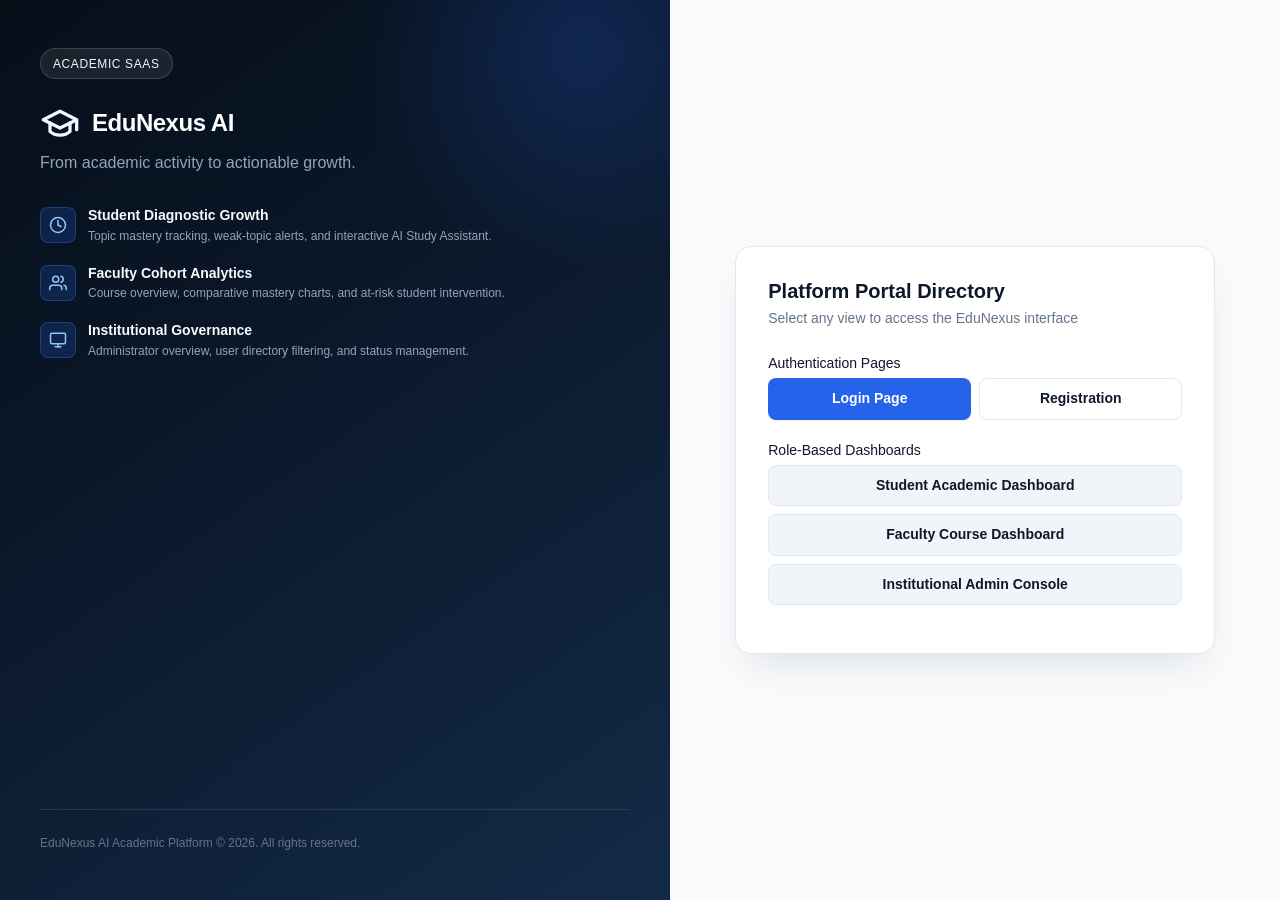
<file: index.html>
<!DOCTYPE html>
<html lang="en">
<head>
  <meta charset="UTF-8">
  <meta name="viewport" content="width=device-width, initial-scale=1.0">
  <meta name="description" content="EduNexus AI - Intelligent academic collaboration platform. Portal navigation for Student, Faculty, and Admin dashboards.">
  <title>EduNexus AI - Portal Navigation</title>
  <link rel="stylesheet" href="/static/css/variables.css">
  <link rel="stylesheet" href="/static/css/base.css">
  <link rel="stylesheet" href="/static/css/auth.css">
</head>
<body class="auth-page">
  <main class="auth-container">
    <section class="auth-brand-panel" aria-label="EduNexus Platform Overview">
      <div class="auth-brand-header">
        <div class="brand-badge">Academic SaaS</div>
        <div class="brand-logo-wrap">
          <svg class="brand-logo-icon" viewBox="0 0 24 24" fill="none" stroke="currentColor" stroke-width="2" stroke-linecap="round" stroke-linejoin="round" aria-hidden="true">
            <path d="M22 10v6M2 10l10-5 10 5-10 5z"></path>
            <path d="M6 12v5c3 3 9 3 12 0v-5"></path>
          </svg>
          <h1 class="brand-title">EduNexus AI</h1>
        </div>
        <p class="brand-tagline">From academic activity to actionable growth.</p>

        <ul class="brand-highlights">
          <li class="highlight-item">
            <div class="highlight-icon-box" aria-hidden="true">
              <svg width="18" height="18" viewBox="0 0 24 24" fill="none" stroke="currentColor" stroke-width="2" stroke-linecap="round" stroke-linejoin="round">
                <circle cx="12" cy="12" r="10"></circle>
                <path d="M12 6v6l4 2"></path>
              </svg>
            </div>
            <div>
              <h2 class="highlight-title">Student Diagnostic Growth</h2>
              <p class="highlight-desc">Topic mastery tracking, weak-topic alerts, and interactive AI Study Assistant.</p>
            </div>
          </li>

          <li class="highlight-item">
            <div class="highlight-icon-box" aria-hidden="true">
              <svg width="18" height="18" viewBox="0 0 24 24" fill="none" stroke="currentColor" stroke-width="2" stroke-linecap="round" stroke-linejoin="round">
                <path d="M17 21v-2a4 4 0 0 0-4-4H5a4 4 0 0 0-4 4v2"></path>
                <circle cx="9" cy="7" r="4"></circle>
                <path d="M23 21v-2a4 4 0 0 0-3-3.87"></path>
                <path d="M16 3.13a4 4 0 0 1 0 7.75"></path>
              </svg>
            </div>
            <div>
              <h2 class="highlight-title">Faculty Cohort Analytics</h2>
              <p class="highlight-desc">Course overview, comparative mastery charts, and at-risk student intervention.</p>
            </div>
          </li>

          <li class="highlight-item">
            <div class="highlight-icon-box" aria-hidden="true">
              <svg width="18" height="18" viewBox="0 0 24 24" fill="none" stroke="currentColor" stroke-width="2" stroke-linecap="round" stroke-linejoin="round">
                <rect x="2" y="3" width="20" height="14" rx="2" ry="2"></rect>
                <line x1="8" y1="21" x2="16" y2="21"></line>
                <line x1="12" y1="17" x2="12" y2="21"></line>
              </svg>
            </div>
            <div>
              <h2 class="highlight-title">Institutional Governance</h2>
              <p class="highlight-desc">Administrator overview, user directory filtering, and status management.</p>
            </div>
          </li>
        </ul>
      </div>

      <div class="brand-footer">
        <span class="brand-footer-text">EduNexus AI Academic Platform &copy; 2026. All rights reserved.</span>
      </div>
    </section>

    <section class="auth-form-panel" aria-label="Portal Navigation Directory">
      <div class="auth-card">
        <header class="auth-header">
          <h2 class="auth-header-title">Platform Portal Directory</h2>
          <p class="auth-header-sub">Select any view to access the EduNexus interface</p>
        </header>

        <div class="form-group">
          <label class="form-label">Authentication Pages</label>
          <div class="btn-row">
            <a href="/login" class="btn btn-primary">Login Page</a>
            <a href="/register" class="btn btn-outline">Registration</a>
          </div>
        </div>

        <div class="form-group mt-5">
          <label class="form-label">Role-Based Dashboards</label>
          <div class="btn-col">
            <a href="/student-dashboard" class="btn btn-secondary btn-block">
              Student Academic Dashboard
            </a>
            <a href="/faculty-dashboard" class="btn btn-secondary btn-block">
              Faculty Course Dashboard
            </a>
            <a href="/admin-dashboard" class="btn btn-secondary btn-block">
              Institutional Admin Console
            </a>
          </div>
        </div>
      </div>
    </section>
  </main>
</body>
</html>
</file>
<file: static/css/variables.css>
:root {
  /* Navy & Blue Brand Colors */
  --color-navy-950: #060e18;
  --color-navy-900: #0B192C;
  --color-navy-800: #132A47;
  --color-navy-700: #1E3E62;
  --color-navy-600: #2B527E;
  
  --color-primary: #2563EB;
  --color-primary-hover: #1D4ED8;
  --color-primary-active: #1E40AF;
  --color-primary-light: #EFF6FF;
  --color-primary-ring: rgba(37, 99, 235, 0.25);

  --color-accent: #0284C7;
  --color-accent-light: #E0F2FE;

  /* Surfaces & Neutrals */
  --color-bg: #F8FAFC;
  --color-surface: #FFFFFF;
  --color-surface-muted: #F1F5F9;
  --color-surface-hover: #F8FAFC;
  
  --color-border: #E2E8F0;
  --color-border-hover: #CBD5E1;
  --color-border-focus: #2563EB;

  --color-text-main: #0F172A;
  --color-text-body: #334155;
  --color-text-muted: #64748B;
  --color-text-light: #94A3B8;
  --color-text-inverse: #FFFFFF;

  /* Feedback Colors */
  --color-success: #16A34A;
  --color-success-bg: #DCFCE7;
  --color-success-border: #86EFAC;

  --color-warning: #D97706;
  --color-warning-bg: #FEF3C7;
  --color-warning-border: #FDE68A;

  --color-danger: #DC2626;
  --color-danger-bg: #FEE2E2;
  --color-danger-border: #FCA5A5;

  --color-info: #0284C7;
  --color-info-bg: #E0F2FE;
  --color-info-border: #BAE6FD;

  /* Typography */
  --font-family-base: -apple-system, BlinkMacSystemFont, "Segoe UI", Roboto, "Helvetica Neue", Arial, sans-serif;
  --font-size-xs: 0.75rem;     /* 12px */
  --font-size-sm: 0.875rem;    /* 14px */
  --font-size-base: 1rem;      /* 16px */
  --font-size-lg: 1.125rem;    /* 18px */
  --font-size-xl: 1.25rem;     /* 20px */
  --font-size-2xl: 1.5rem;     /* 24px */
  --font-size-3xl: 1.875rem;   /* 30px */

  --font-weight-regular: 400;
  --font-weight-medium: 500;
  --font-weight-semibold: 600;
  --font-weight-bold: 700;

  --line-height-tight: 1.25;
  --line-height-normal: 1.5;
  --line-height-relaxed: 1.625;

  /* Spacing */
  --space-1: 0.25rem;  /* 4px */
  --space-2: 0.5rem;   /* 8px */
  --space-3: 0.75rem;  /* 12px */
  --space-4: 1rem;     /* 16px */
  --space-5: 1.25rem;  /* 20px */
  --space-6: 1.5rem;   /* 24px */
  --space-8: 2rem;     /* 32px */
  --space-10: 2.5rem;  /* 40px */
  --space-12: 3rem;    /* 48px */

  /* Radii */
  --radius-sm: 4px;
  --radius-md: 8px;
  --radius-lg: 12px;
  --radius-xl: 16px;
  --radius-full: 9999px;

  /* Shadows */
  --shadow-sm: 0 1px 2px 0 rgba(0, 0, 0, 0.05);
  --shadow-md: 0 4px 6px -1px rgba(0, 0, 0, 0.08), 0 2px 4px -2px rgba(0, 0, 0, 0.05);
  --shadow-lg: 0 10px 15px -3px rgba(0, 0, 0, 0.08), 0 4px 6px -4px rgba(0, 0, 0, 0.04);
  --shadow-xl: 0 20px 25px -5px rgba(0, 0, 0, 0.1), 0 8px 10px -6px rgba(0, 0, 0, 0.05);
  --shadow-auth: 0 20px 40px -15px rgba(11, 25, 44, 0.12);

  /* Transitions */
  --transition-fast: 150ms ease;
  --transition-normal: 250ms ease;

  /* Z-index */
  --z-base: 1;
  --z-dropdown: 100;
  --z-sticky: 200;
  --z-modal: 500;
  --z-toast: 1000;
}
</file>
<file: static/css/base.css>
/* CSS Reset & Global Base */
*, *::before, *::after {
  box-sizing: border-box;
  margin: 0;
  padding: 0;
}

html {
  font-size: 16px;
  -webkit-text-size-adjust: 100%;
  -webkit-font-smoothing: antialiased;
  -moz-osx-font-smoothing: grayscale;
}

body {
  font-family: var(--font-family-base);
  font-size: var(--font-size-base);
  line-height: var(--line-height-normal);
  color: var(--color-text-body);
  background-color: var(--color-bg);
  min-height: 100vh;
}

/* Accessible focus styling */
:focus-visible {
  outline: 2px solid var(--color-primary);
  outline-offset: 2px;
  box-shadow: 0 0 0 4px var(--color-primary-ring);
}

/* Headings */
h1, h2, h3, h4, h5, h6 {
  color: var(--color-text-main);
  font-weight: var(--font-weight-bold);
  line-height: var(--line-height-tight);
}

p {
  margin-bottom: var(--space-3);
}

p:last-child {
  margin-bottom: 0;
}

a {
  color: var(--color-primary);
  text-decoration: none;
  transition: color var(--transition-fast);
}

a:hover {
  color: var(--color-primary-hover);
  text-decoration: underline;
}

/* Screen Reader Only Utility */
.sr-only {
  position: absolute;
  width: 1px;
  height: 1px;
  padding: 0;
  margin: -1px;
  overflow: hidden;
  clip: rect(0, 0, 0, 0);
  white-space: nowrap;
  border-width: 0;
}

/* Standard Buttons */
.btn {
  display: inline-flex;
  align-items: center;
  justify-content: center;
  gap: var(--space-2);
  padding: 0.6875rem 1.25rem;
  font-family: inherit;
  font-size: var(--font-size-sm);
  font-weight: var(--font-weight-semibold);
  line-height: 1.25;
  border-radius: var(--radius-md);
  border: 1px solid transparent;
  cursor: pointer;
  text-decoration: none;
  transition: background-color var(--transition-fast), 
              border-color var(--transition-fast), 
              box-shadow var(--transition-fast),
              transform var(--transition-fast);
}

.btn:active {
  transform: translateY(1px);
}

.btn-primary {
  background-color: var(--color-primary);
  color: var(--color-text-inverse);
  box-shadow: var(--shadow-sm);
}

.btn-primary:hover {
  background-color: var(--color-primary-hover);
  color: var(--color-text-inverse);
  text-decoration: none;
}

.btn-secondary {
  background-color: var(--color-surface-muted);
  color: var(--color-text-main);
  border-color: var(--color-border);
}

.btn-secondary:hover {
  background-color: var(--color-border);
  color: var(--color-text-main);
  text-decoration: none;
}

.btn-outline {
  background-color: transparent;
  border-color: var(--color-border);
  color: var(--color-text-main);
}

.btn-outline:hover {
  background-color: var(--color-surface-muted);
  border-color: var(--color-border-hover);
  text-decoration: none;
}

.btn-block {
  width: 100%;
}

.btn:disabled,
.btn[aria-disabled="true"] {
  opacity: 0.6;
  cursor: not-allowed;
  pointer-events: none;
}

/* Alert Boxes */
.alert {
  display: none;
  align-items: flex-start;
  gap: var(--space-3);
  padding: var(--space-3) var(--space-4);
  border-radius: var(--radius-md);
  font-size: var(--font-size-sm);
  border: 1px solid transparent;
  margin-bottom: var(--space-4);
}

.alert.is-visible {
  display: flex;
}

.alert-subtext {
  margin-top: var(--space-1);
  font-size: var(--font-size-xs);
  opacity: 0.95;
}

/* Visibility Utility */
.hidden {
  display: none !important;
}

.mb-6 {
  margin-bottom: var(--space-6);
}

.mt-5 {
  margin-top: var(--space-5);
}

.btn-row {
  display: flex;
  gap: var(--space-2);
  margin-top: var(--space-1);
}

.btn-row .btn {
  flex: 1;
}

.btn-col {
  display: flex;
  flex-direction: column;
  gap: var(--space-2);
  margin-top: var(--space-1);
}

/* Width Percentage Utilities */
.w-87 { width: 87.2%; }
.w-11 { width: 11.1%; }
.w-2 { width: 1.7%; }
.w-98 { width: 98.2%; }
.w-2-danger { width: 1.8%; }

.alert-icon {
  flex-shrink: 0;
  width: 1.25rem;
  height: 1.25rem;
  margin-top: 2px;
}

.alert-content {
  flex: 1;
}

.alert-info {
  background-color: var(--color-info-bg);
  color: #0369A1;
  border-color: var(--color-info-border);
}

.alert-warning {
  background-color: var(--color-warning-bg);
  color: #92400E;
  border-color: var(--color-warning-border);
}

.alert-danger {
  background-color: var(--color-danger-bg);
  color: #991B1B;
  border-color: var(--color-danger-border);
}

.alert-success {
  background-color: var(--color-success-bg);
  color: #166534;
  border-color: var(--color-success-border);
}

/* Badge Component */
.badge {
  display: inline-flex;
  align-items: center;
  gap: var(--space-1);
  padding: 0.2rem 0.55rem;
  font-size: var(--font-size-xs);
  font-weight: var(--font-weight-medium);
  border-radius: var(--radius-full);
  text-transform: uppercase;
  letter-spacing: 0.03em;
}

.badge-demo {
  background-color: #FEF3C7;
  color: #92400E;
  border: 1px solid #FCD34D;
}

.badge-info {
  background-color: var(--color-info-bg);
  color: #0369A1;
}

.badge-student {
  background-color: #DBEAFE;
  color: #1E40AF;
}

.badge-faculty {
  background-color: #EDE9FE;
  color: #5B21B6;
}

/* Loading Spinner */
.spinner {
  display: inline-block;
  width: 1rem;
  height: 1rem;
  border: 2px solid rgba(255, 255, 255, 0.3);
  border-top-color: #ffffff;
  border-radius: 50%;
  animation: spin 0.8s linear infinite;
}

@keyframes spin {
  to {
    transform: rotate(360deg);
  }
}
</file>
<file: static/css/auth.css>
/* Authentication Layout & Form Components */

.auth-page {
  min-height: 100vh;
  display: flex;
  flex-direction: column;
  background-color: var(--color-bg);
}

.auth-container {
  display: grid;
  grid-template-columns: 1fr;
  min-height: 100vh;
  width: 100%;
}

@media (min-width: 960px) {
  .auth-container {
    grid-template-columns: 1.1fr 1fr;
  }
}

/* Brand Banner Panel (Left / Top) */
.auth-brand-panel {
  background: linear-gradient(145deg, var(--color-navy-950) 0%, var(--color-navy-900) 45%, var(--color-navy-800) 100%);
  color: var(--color-text-inverse);
  padding: var(--space-8) var(--space-6);
  display: flex;
  flex-direction: column;
  justify-content: space-between;
  position: relative;
  overflow: hidden;
}

@media (min-width: 960px) {
  .auth-brand-panel {
    padding: var(--space-12) var(--space-10);
  }
}

/* Subtle decorative glow */
.auth-brand-panel::before {
  content: "";
  position: absolute;
  top: -20%;
  right: -20%;
  width: 450px;
  height: 450px;
  background: radial-gradient(circle, rgba(37, 99, 235, 0.22) 0%, rgba(11, 25, 44, 0) 70%);
  border-radius: 50%;
  pointer-events: none;
}

.auth-brand-header {
  position: relative;
  z-index: 2;
}

.brand-badge {
  display: inline-flex;
  align-items: center;
  gap: var(--space-2);
  padding: 0.35rem 0.75rem;
  background: rgba(255, 255, 255, 0.08);
  border: 1px solid rgba(255, 255, 255, 0.15);
  border-radius: var(--radius-full);
  font-size: var(--font-size-xs);
  font-weight: var(--font-weight-medium);
  letter-spacing: 0.05em;
  text-transform: uppercase;
  color: var(--color-primary-light);
  margin-bottom: var(--space-6);
}

.brand-logo-wrap {
  display: flex;
  align-items: center;
  gap: var(--space-3);
  margin-bottom: var(--space-2);
}

.brand-logo-icon {
  width: 2.5rem;
  height: 2.5rem;
  color: var(--color-primary-light);
  flex-shrink: 0;
}

.brand-title {
  font-size: var(--font-size-2xl);
  font-weight: var(--font-weight-bold);
  color: var(--color-text-inverse);
  letter-spacing: -0.02em;
}

.brand-tagline {
  font-size: var(--font-size-base);
  color: #94A3B8;
  font-weight: var(--font-weight-medium);
  margin-bottom: var(--space-8);
}

.brand-highlights {
  list-style: none;
  display: flex;
  flex-direction: column;
  gap: var(--space-5);
  position: relative;
  z-index: 2;
  margin: var(--space-6) 0;
}

.highlight-item {
  display: flex;
  align-items: flex-start;
  gap: var(--space-3);
}

.highlight-icon-box {
  width: 2.25rem;
  height: 2.25rem;
  border-radius: var(--radius-md);
  background: rgba(37, 99, 235, 0.2);
  border: 1px solid rgba(59, 130, 246, 0.3);
  display: flex;
  align-items: center;
  justify-content: center;
  flex-shrink: 0;
  color: #93C5FD;
}

.highlight-title {
  font-size: var(--font-size-sm);
  font-weight: var(--font-weight-semibold);
  color: #F8FAFC;
  margin-bottom: 2px;
}

.highlight-desc {
  font-size: var(--font-size-xs);
  color: #94A3B8;
  line-height: var(--line-height-normal);
}

.brand-footer {
  position: relative;
  z-index: 2;
  padding-top: var(--space-6);
  border-top: 1px solid rgba(255, 255, 255, 0.1);
  display: flex;
  flex-direction: column;
  gap: var(--space-2);
}

.brand-footer-text {
  font-size: var(--font-size-xs);
  color: #64748B;
}

/* Form Panel (Right) */
.auth-form-panel {
  display: flex;
  align-items: center;
  justify-content: center;
  padding: var(--space-6) var(--space-4);
  background-color: var(--color-bg);
}

@media (min-width: 640px) {
  .auth-form-panel {
    padding: var(--space-10) var(--space-6);
  }
}

.auth-card {
  width: 100%;
  max-width: 480px;
  background: var(--color-surface);
  border: 1px solid var(--color-border);
  border-radius: var(--radius-xl);
  box-shadow: var(--shadow-auth);
  padding: var(--space-6);
}

@media (min-width: 640px) {
  .auth-card {
    padding: var(--space-8);
  }
}

.auth-header {
  margin-bottom: var(--space-6);
}

.auth-header-title {
  font-size: var(--font-size-xl);
  font-weight: var(--font-weight-bold);
  color: var(--color-text-main);
  margin-bottom: var(--space-1);
}

.auth-header-sub {
  font-size: var(--font-size-sm);
  color: var(--color-text-muted);
}

/* Demo Simulation Banner */
.demo-banner {
  background-color: #FEF3C7;
  border: 1px solid #FCD34D;
  border-radius: var(--radius-md);
  padding: var(--space-3) var(--space-4);
  margin-bottom: var(--space-5);
  display: flex;
  align-items: flex-start;
  gap: var(--space-3);
  font-size: var(--font-size-xs);
  color: #78350F;
  line-height: var(--line-height-normal);
}

.demo-banner strong {
  display: block;
  font-weight: var(--font-weight-semibold);
  margin-bottom: 2px;
}

.demo-banner-icon {
  width: 1.125rem;
  height: 1.125rem;
  color: #B45309;
  flex-shrink: 0;
  margin-top: 1px;
}

/* Quick Fill Preset Pills */
.demo-quickfill {
  background-color: var(--color-surface-muted);
  border: 1px dashed var(--color-border);
  border-radius: var(--radius-md);
  padding: var(--space-3);
  margin-bottom: var(--space-5);
}

.demo-quickfill-title {
  font-size: var(--font-size-xs);
  font-weight: var(--font-weight-semibold);
  color: var(--color-text-muted);
  margin-bottom: var(--space-2);
  text-transform: uppercase;
  letter-spacing: 0.04em;
}

.demo-quickfill-buttons {
  display: flex;
  flex-wrap: wrap;
  gap: var(--space-2);
}

.quickfill-btn {
  padding: 0.25rem 0.65rem;
  font-size: var(--font-size-xs);
  font-family: inherit;
  font-weight: var(--font-weight-medium);
  background: var(--color-surface);
  border: 1px solid var(--color-border);
  border-radius: var(--radius-full);
  color: var(--color-navy-800);
  cursor: pointer;
  transition: all var(--transition-fast);
}

.quickfill-btn:hover {
  background: var(--color-primary-light);
  border-color: var(--color-primary);
  color: var(--color-primary);
}

/* Form Groups & Inputs */
.form-group {
  margin-bottom: var(--space-4);
}

.form-label {
  display: block;
  font-size: var(--font-size-sm);
  font-weight: var(--font-weight-medium);
  color: var(--color-text-main);
  margin-bottom: var(--space-1);
}

.form-label-required {
  color: var(--color-danger);
  margin-left: 2px;
}

.input-wrapper {
  position: relative;
  display: flex;
  align-items: center;
}

.input-icon-left {
  position: absolute;
  left: var(--space-3);
  width: 1.125rem;
  height: 1.125rem;
  color: var(--color-text-light);
  pointer-events: none;
}

.form-input {
  width: 100%;
  padding: 0.6875rem 0.875rem;
  font-family: inherit;
  font-size: var(--font-size-sm);
  color: var(--color-text-main);
  background-color: var(--color-surface);
  border: 1px solid var(--color-border);
  border-radius: var(--radius-md);
  transition: border-color var(--transition-fast), box-shadow var(--transition-fast);
}

.has-left-icon {
  padding-left: 2.375rem;
}

.has-right-toggle {
  padding-right: 2.75rem;
}

.form-input:hover {
  border-color: var(--color-border-hover);
}

.form-input:focus {
  border-color: var(--color-primary);
  outline: none;
  box-shadow: 0 0 0 3px var(--color-primary-ring);
}

.form-input.is-invalid {
  border-color: var(--color-danger);
  background-color: #FFFDFD;
}

.form-input.is-invalid:focus {
  box-shadow: 0 0 0 3px rgba(220, 38, 38, 0.2);
}

.form-input.is-valid {
  border-color: var(--color-success);
}

/* Password Toggle Button */
.password-toggle-btn {
  position: absolute;
  right: var(--space-2);
  top: 50%;
  transform: translateY(-50%);
  background: transparent;
  border: none;
  color: var(--color-text-muted);
  padding: var(--space-1);
  display: flex;
  align-items: center;
  justify-content: center;
  cursor: pointer;
  border-radius: var(--radius-sm);
  transition: color var(--transition-fast);
}

.password-toggle-btn:hover {
  color: var(--color-text-main);
}

.password-toggle-icon {
  width: 1.25rem;
  height: 1.25rem;
}

/* Error feedback */
.form-error {
  display: none;
  align-items: center;
  gap: var(--space-1);
  font-size: var(--font-size-xs);
  color: var(--color-danger);
  margin-top: var(--space-1);
}

.form-error.is-visible {
  display: flex;
}

.form-helper {
  font-size: var(--font-size-xs);
  color: var(--color-text-muted);
  margin-top: var(--space-1);
}

/* Remember me & Forgot Password Row */
.form-options-row {
  display: flex;
  align-items: center;
  justify-content: space-between;
  margin-bottom: var(--space-5);
  font-size: var(--font-size-sm);
}

.checkbox-label {
  display: flex;
  align-items: center;
  gap: var(--space-2);
  cursor: pointer;
  color: var(--color-text-body);
  user-select: none;
}

.checkbox-input {
  width: 1rem;
  height: 1rem;
  border-radius: var(--radius-sm);
  border: 1px solid var(--color-border);
  accent-color: var(--color-primary);
  cursor: pointer;
}

/* Role Selector for Registration */
.role-selection-group {
  margin-bottom: var(--space-5);
}

.role-cards-grid {
  display: grid;
  grid-template-columns: 1fr 1fr;
  gap: var(--space-3);
  margin-top: var(--space-2);
}

.role-card {
  position: relative;
  display: flex;
  flex-direction: column;
  padding: var(--space-3);
  border: 2px solid var(--color-border);
  border-radius: var(--radius-md);
  background: var(--color-surface);
  cursor: pointer;
  transition: all var(--transition-fast);
}

.role-card:hover {
  border-color: var(--color-border-hover);
  background-color: var(--color-surface-hover);
}

.role-card-radio {
  position: absolute;
  top: var(--space-3);
  right: var(--space-3);
  accent-color: var(--color-primary);
}

.role-card.is-selected {
  border-color: var(--color-primary);
  background-color: var(--color-primary-light);
}

.role-card-icon {
  width: 1.5rem;
  height: 1.5rem;
  margin-bottom: var(--space-2);
  color: var(--color-navy-700);
}

.role-card.is-selected .role-card-icon {
  color: var(--color-primary);
}

.role-card-title {
  font-size: var(--font-size-sm);
  font-weight: var(--font-weight-semibold);
  color: var(--color-text-main);
}

.role-card-desc {
  font-size: var(--font-size-xs);
  color: var(--color-text-muted);
  margin-top: 2px;
}

/* Explicit Admin Restriction Notice */
.admin-restriction-notice {
  background-color: var(--color-surface-muted);
  border-left: 3px solid var(--color-navy-700);
  border-radius: 0 var(--radius-sm) var(--radius-sm) 0;
  padding: var(--space-3);
  margin-top: var(--space-3);
  font-size: var(--font-size-xs);
  color: var(--color-text-muted);
  line-height: var(--line-height-normal);
}

.admin-restriction-notice strong {
  color: var(--color-navy-900);
}

/* Form Action Buttons */
.auth-submit-btn {
  width: 100%;
  padding: 0.75rem 1rem;
  font-size: var(--font-size-base);
  margin-top: var(--space-2);
  margin-bottom: var(--space-4);
}

/* Switch Page Footer */
.auth-switch-footer {
  text-align: center;
  font-size: var(--font-size-sm);
  color: var(--color-text-muted);
  padding-top: var(--space-4);
  border-top: 1px solid var(--color-border);
}

.auth-switch-link {
  font-weight: var(--font-weight-semibold);
  color: var(--color-primary);
}

/* Toast Notification for Form Feedback */
.auth-toast-container {
  position: fixed;
  bottom: var(--space-6);
  right: var(--space-6);
  z-index: var(--z-toast);
  display: flex;
  flex-direction: column;
  gap: var(--space-2);
  max-width: 380px;
  width: calc(100% - 2rem);
}

.toast {
  display: flex;
  align-items: flex-start;
  gap: var(--space-3);
  padding: var(--space-3) var(--space-4);
  background: var(--color-surface);
  border-radius: var(--radius-md);
  box-shadow: var(--shadow-lg);
  font-size: var(--font-size-sm);
  border-left: 4px solid var(--color-primary);
  animation: slideIn 200ms ease;
}

.toast-success {
  border-left-color: var(--color-success);
}

.toast-error {
  border-left-color: var(--color-danger);
}

.toast-info {
  border-left-color: var(--color-info);
}

.toast-fadeout {
  opacity: 0;
  transform: translateY(8px);
  transition: opacity 200ms ease, transform 200ms ease;
}

@keyframes slideIn {
  from {
    transform: translateY(10px);
    opacity: 0;
  }
  to {
    transform: translateY(0);
    opacity: 1;
  }
}
</file>
